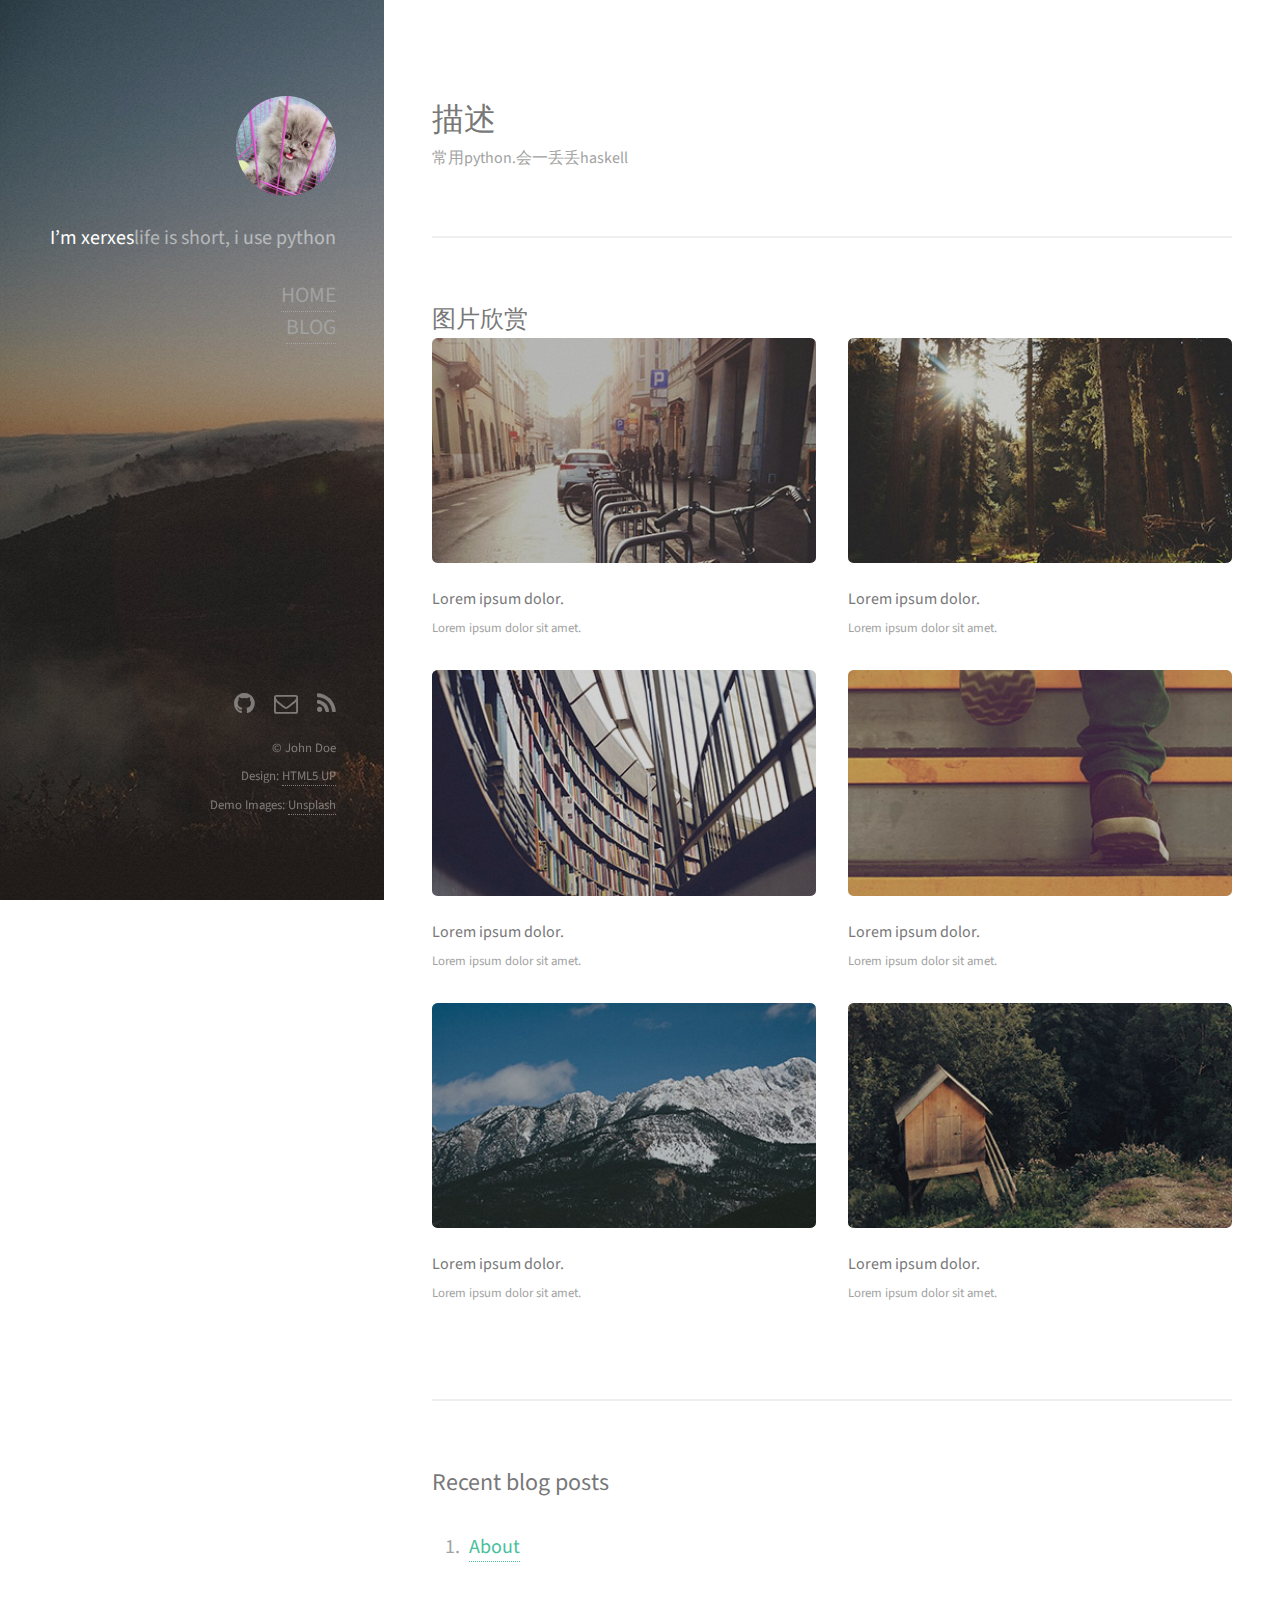
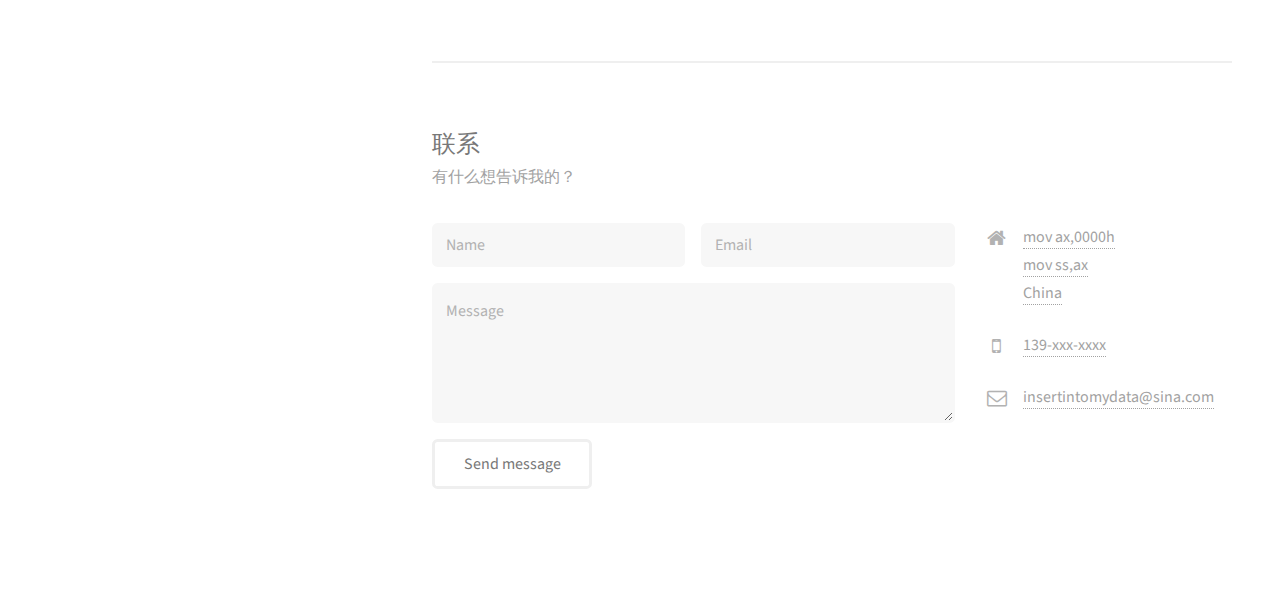
<file: index.html>
<!DOCTYPE HTML>

<!-- 
Strata by HTML5 UP
html5up.net | @n33co
Free for personal and commercial use under the CCA 3.0 license (html5up.net/license)
-->
<html>
	<head>
		<title>Strata</title>
		<meta charset="utf-8" />
		<meta name="viewport" content="width=device-width, initial-scale=1" />
		<meta name="author" content="xerxes">
		<meta name="description" content="personal blog">
		<meta http-equiv="content-language" content="en-us" />

		
		<meta name="og:site_name" content="Strata">
		<meta name="og:title" content="Strata">
		<meta name="og:url" content="http://xerxesnopt.github.io/">
		
		<meta name="og:image" content="http://xerxesnopt.github.io/images/cat.jpeg">
		
		

		<meta name="generator" content="Hugo 0.31.1" />

		<!--[if lte IE 8]><script src='http://xerxesnopt.github.io/js/ie/html5shiv.js'></script><![endif]-->
		<link rel="stylesheet" type="text/css" href="https://cdnjs.cloudflare.com/ajax/libs/font-awesome/4.7.0/css/font-awesome.min.css">
		<link rel="stylesheet" href="http://xerxesnopt.github.io/css/main.css" />
		<!--[if lte IE 8]><link rel="stylesheet" href="http://xerxesnopt.github.io//css/ie8.css"><![endif]-->

		
		<link href="http://xerxesnopt.github.io/index.xml" rel="alternate" type="application/rss+xml" title="Strata" />
		<link href="http://xerxesnopt.github.io/index.xml" rel="feed" type="application/rss+xml" title="Strata" />
		
		
	</head>

	<body id="top">
		<!-- Header -->
<header id="header">
	
	<a href="http://xerxesnopt.github.io/" class="image avatar"><img src="http://xerxesnopt.github.io/images/cat.jpeg" alt="" /></a>
	
	
		<h1><strong>I&rsquo;m xerxes</strong><br>life is short, i use python<br></h1>
	

	
		<nav id="sidebar">
			<ul>
			
				<li><a href="http://xerxesnopt.github.io/">HOME</a></li>
			
				<li><a href="http://xerxesnopt.github.io/post/">BLOG</a></li>
			
			</ul>
		</nav>
	
</header>


		<!-- Main -->
		<div id="main">
			
	
		<section>
	<header class="major">
		<h2>描述</h2>
	</header>
	<p>常用python.会一丢丢haskell</p>
</section>

	

	
		<!-- portfolio -->
<section id="two">
	<h2>图片欣赏</h2>
	<div class="row">
		
		<article class="6u 12u$(xsmall) work-item">
			<a href="http://xerxesnopt.github.io/images/fulls/01.jpg" class="image fit thumb"><img src="http://xerxesnopt.github.io/images/thumbs/01.jpg" alt="" /></a>
			<h3>Lorem ipsum dolor.</h3>
			<p>Lorem ipsum dolor sit amet.</p>
		</article>
		
		<article class="6u 12u$(xsmall) work-item">
			<a href="http://xerxesnopt.github.io/images/fulls/02.jpg" class="image fit thumb"><img src="http://xerxesnopt.github.io/images/thumbs/02.jpg" alt="" /></a>
			<h3>Lorem ipsum dolor.</h3>
			<p>Lorem ipsum dolor sit amet.</p>
		</article>
		
		<article class="6u 12u$(xsmall) work-item">
			<a href="http://xerxesnopt.github.io/images/fulls/03.jpg" class="image fit thumb"><img src="http://xerxesnopt.github.io/images/thumbs/03.jpg" alt="" /></a>
			<h3>Lorem ipsum dolor.</h3>
			<p>Lorem ipsum dolor sit amet.</p>
		</article>
		
		<article class="6u 12u$(xsmall) work-item">
			<a href="http://xerxesnopt.github.io/images/fulls/04.jpg" class="image fit thumb"><img src="http://xerxesnopt.github.io/images/thumbs/04.jpg" alt="" /></a>
			<h3>Lorem ipsum dolor.</h3>
			<p>Lorem ipsum dolor sit amet.</p>
		</article>
		
		<article class="6u 12u$(xsmall) work-item">
			<a href="http://xerxesnopt.github.io/images/fulls/05.jpg" class="image fit thumb"><img src="http://xerxesnopt.github.io/images/thumbs/05.jpg" alt="" /></a>
			<h3>Lorem ipsum dolor.</h3>
			<p>Lorem ipsum dolor sit amet.</p>
		</article>
		
		<article class="6u 12u$(xsmall) work-item">
			<a href="http://xerxesnopt.github.io/images/fulls/06.jpg" class="image fit thumb"><img src="http://xerxesnopt.github.io/images/thumbs/06.jpg" alt="" /></a>
			<h3>Lorem ipsum dolor.</h3>
			<p>Lorem ipsum dolor sit amet.</p>
		</article>
		
	</div>
</section>

	

	
		<section>
    
        <h2>Recent blog posts</h2>
    

	<div class="row">
        <br>
        <p>
        <ol class="recent-posts">
        
            <li><a href="http://xerxesnopt.github.io/post/about/">About</a></li>
        
        </ol>
        </p>
	</div>
</section>

	

	
		
<section>
	
		<h2>联系</h2>
		<p>有什么想告诉我的？</p>
	
	<div class="row" id="contact-form">
		
		<div class="8u 12u$(small)">
			<form action="//formspree.io/insertintomydata@sina.com" method="POST">
				<div class="row uniform 50%">
					<input type="hidden" name="_subject" value="New email from your portfolio" />
					<div class="6u 12u$(xsmall)"><input type="text" name="name" id="name" placeholder="Name" required/></div>
					<div class="6u$ 12u$(xsmall)"><input type="email" name="_replyto" name="email" id="email" placeholder="Email" required/></div>
					<div class="12u$"><textarea name="message" id="message" placeholder="Message" rows="4" required></textarea></div>
					<input type="text" name="_gotcha" style="display:none" />

					<ul class="actions">
						<li><input type="submit" value="Send message" /></li>
					</ul>
				</div>
			</form>
		</div>
		
		<div class="4u$ 12u$(small)">
			<ul class="labeled-icons">
				
				<li>
					<h3 class="icon fa-home"><span class="label"></span></h3>
					
					<a href="https://maps.google.com/?q=39.7889055%2c-120.5443524">
					
					
						mov ax,0000h<br />
					
						mov ss,ax<br />
					
						China<br />
					
					
					</a>
					
				</li>
				
				
				<li>
					<h3 class="icon fa-mobile"><span class="label"></span></h3>
					<a href="tel:139xxxxxxx">139-xxx-xxxx</a>
				</li>
				
				
				
				<li>
					<h3 class="icon fa-envelope-o"><span class="label"></span></h3>
					<a href="mailto:insertintomydata@sina.com">insertintomydata@sina.com</a>
				</li>
				
			</ul>
		</div>
	</div>
</section>

	

		</div>

		<!-- Footer -->
<footer id="footer">
	<ul class="icons">
		
		
		
		
		<li><a href="//github.com/xerxesnoPT" target="_blank" class="icon fa-github"><span class="label">GitHub</span></a></li>
		
		
		
		
		
		
		<li><a href="http://xerxesnopt.github.io/#contact-form" class="icon fa-envelope-o"><span class="label">Email</span></a></li>
		
		
		<li><a href="http://xerxesnopt.github.io/index.xml" class="icon fa-rss" type="application/rss+xml"><span class="label">RSS</span></a></li>
		
	</ul>

	<ul class="copyright">
		
		<li>&copy; John Doe</li>
		
		<li>Design: <a href="//html5up.net">HTML5 UP</a></li>
		
		<li>Demo Images: <a href="//unsplash.com/">Unsplash</a></li>
		
	</ul>
</footer>

<!-- Scripts -->
<script src="http://xerxesnopt.github.io/js/jquery.min.js"></script>
<script src="http://xerxesnopt.github.io/js/jquery.poptrox.min.js"></script>
<script src="http://xerxesnopt.github.io/js/skel.min.js"></script>
<script src="http://xerxesnopt.github.io/js/util.js"></script>

<script src="http://xerxesnopt.github.io/js/main.js"></script>





	</body>
</html>
</file>
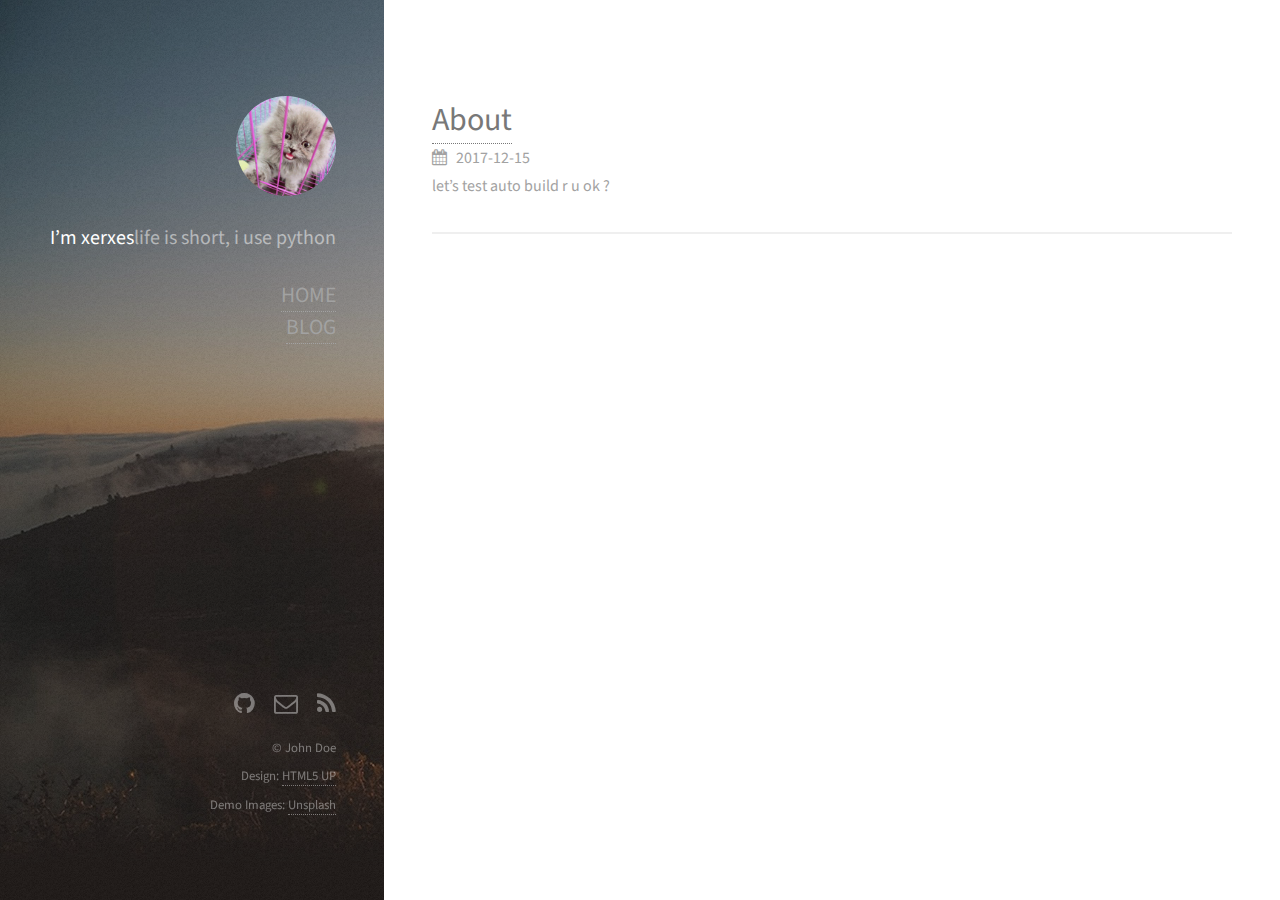
<file: post/index.html>
<!DOCTYPE HTML>

<!-- 
Strata by HTML5 UP
html5up.net | @n33co
Free for personal and commercial use under the CCA 3.0 license (html5up.net/license)
-->
<html>
	<head>
		<title>Posts &middot; Strata</title>
		<meta charset="utf-8" />
		<meta name="viewport" content="width=device-width, initial-scale=1" />
		<meta name="author" content="xerxes">
		<meta name="description" content="personal blog">
		<meta http-equiv="content-language" content="en-us" />

		
		<meta name="og:site_name" content="Strata">
		<meta name="og:title" content="Posts">
		<meta name="og:url" content="http://xerxesnopt.github.io/post/">
		
		<meta name="og:image" content="http://xerxesnopt.github.io/images/cat.jpeg">
		
		

		<meta name="generator" content="Hugo 0.31.1" />

		<!--[if lte IE 8]><script src='http://xerxesnopt.github.io/js/ie/html5shiv.js'></script><![endif]-->
		<link rel="stylesheet" type="text/css" href="https://cdnjs.cloudflare.com/ajax/libs/font-awesome/4.7.0/css/font-awesome.min.css">
		<link rel="stylesheet" href="http://xerxesnopt.github.io/css/main.css" />
		<!--[if lte IE 8]><link rel="stylesheet" href="http://xerxesnopt.github.io//css/ie8.css"><![endif]-->

		
		<link href="http://xerxesnopt.github.io/post/index.xml" rel="alternate" type="application/rss+xml" title="Strata" />
		<link href="http://xerxesnopt.github.io/post/index.xml" rel="feed" type="application/rss+xml" title="Strata" />
		
		
	</head>

	<body id="top">
		<!-- Header -->
<header id="header">
	
	<a href="http://xerxesnopt.github.io/" class="image avatar"><img src="http://xerxesnopt.github.io/images/cat.jpeg" alt="" /></a>
	
	
		<h1><strong>I&rsquo;m xerxes</strong><br>life is short, i use python<br></h1>
	

	
		<nav id="sidebar">
			<ul>
			
				<li><a href="http://xerxesnopt.github.io/">HOME</a></li>
			
				<li><a href="http://xerxesnopt.github.io/post/">BLOG</a></li>
			
			</ul>
		</nav>
	
</header>


		<!-- Main -->
		<div id="main">
			
    

    
    
        <span>
    <h1>
        <a href="http://xerxesnopt.github.io/post/about/">About</a>
    </h1>

    <i class="fa fa-calendar"></i>&nbsp;&nbsp;
<time datetime="2017-12-15 13:06:01 &#43;0800 &#43;0800">2017-12-15</time>&nbsp;&nbsp;







</span>

<p>let&rsquo;s test auto build r u ok ?</p>
<hr>

    

    


		</div>

		<!-- Footer -->
<footer id="footer">
	<ul class="icons">
		
		
		
		
		<li><a href="//github.com/xerxesnoPT" target="_blank" class="icon fa-github"><span class="label">GitHub</span></a></li>
		
		
		
		
		
		
		<li><a href="http://xerxesnopt.github.io/#contact-form" class="icon fa-envelope-o"><span class="label">Email</span></a></li>
		
		
		<li><a href="http://xerxesnopt.github.io/post/index.xml" class="icon fa-rss" type="application/rss+xml"><span class="label">RSS</span></a></li>
		
	</ul>

	<ul class="copyright">
		
		<li>&copy; John Doe</li>
		
		<li>Design: <a href="//html5up.net">HTML5 UP</a></li>
		
		<li>Demo Images: <a href="//unsplash.com/">Unsplash</a></li>
		
	</ul>
</footer>

<!-- Scripts -->
<script src="http://xerxesnopt.github.io/js/jquery.min.js"></script>
<script src="http://xerxesnopt.github.io/js/jquery.poptrox.min.js"></script>
<script src="http://xerxesnopt.github.io/js/skel.min.js"></script>
<script src="http://xerxesnopt.github.io/js/util.js"></script>

<script src="http://xerxesnopt.github.io/js/main.js"></script>





	</body>
</html>
</file>
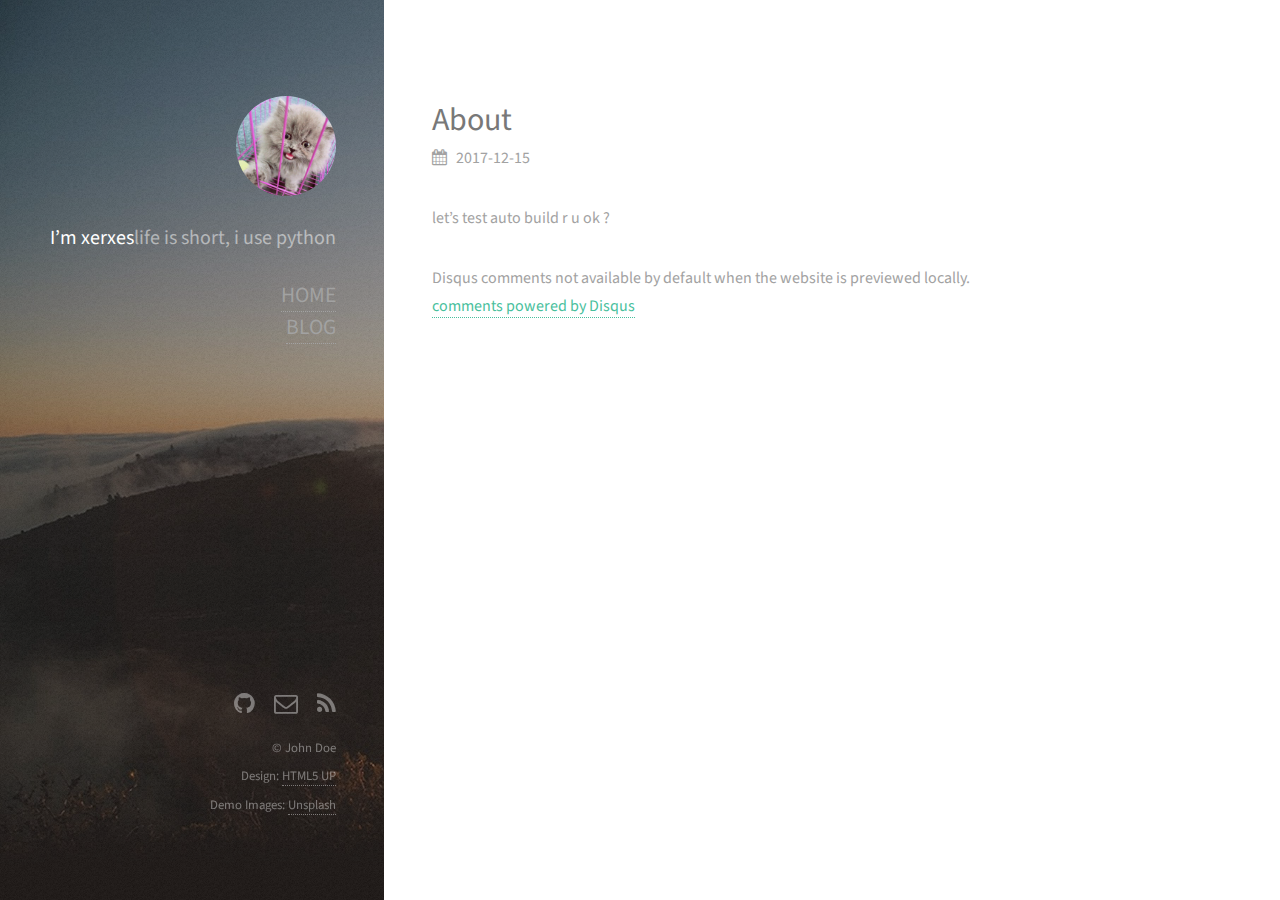
<file: post/about/index.html>
<!DOCTYPE HTML>

<!-- 
Strata by HTML5 UP
html5up.net | @n33co
Free for personal and commercial use under the CCA 3.0 license (html5up.net/license)
-->
<html>
	<head>
		<title>About &middot; Strata</title>
		<meta charset="utf-8" />
		<meta name="viewport" content="width=device-width, initial-scale=1" />
		<meta name="author" content="xerxes">
		<meta name="description" content="personal blog">
		<meta http-equiv="content-language" content="en-us" />

		
		<meta name="og:site_name" content="Strata">
		<meta name="og:title" content="About">
		<meta name="og:url" content="http://xerxesnopt.github.io/post/about/">
		
		<meta name="og:image" content="http://xerxesnopt.github.io/images/cat.jpeg">
		
		

		<meta name="generator" content="Hugo 0.31.1" />

		<!--[if lte IE 8]><script src='http://xerxesnopt.github.io/js/ie/html5shiv.js'></script><![endif]-->
		<link rel="stylesheet" type="text/css" href="https://cdnjs.cloudflare.com/ajax/libs/font-awesome/4.7.0/css/font-awesome.min.css">
		<link rel="stylesheet" href="http://xerxesnopt.github.io/css/main.css" />
		<!--[if lte IE 8]><link rel="stylesheet" href="http://xerxesnopt.github.io//css/ie8.css"><![endif]-->

		
		
	</head>

	<body id="top">
		<!-- Header -->
<header id="header">
	
	<a href="http://xerxesnopt.github.io/" class="image avatar"><img src="http://xerxesnopt.github.io/images/cat.jpeg" alt="" /></a>
	
	
		<h1><strong>I&rsquo;m xerxes</strong><br>life is short, i use python<br></h1>
	

	
		<nav id="sidebar">
			<ul>
			
				<li><a href="http://xerxesnopt.github.io/">HOME</a></li>
			
				<li><a href="http://xerxesnopt.github.io/post/">BLOG</a></li>
			
			</ul>
		</nav>
	
</header>


		<!-- Main -->
		<div id="main">
			
	<span>
		<h1>About</h1>

		<i class="fa fa-calendar"></i>&nbsp;&nbsp;
<time datetime="2017-12-15 13:06:01 &#43;0800 &#43;0800">2017-12-15</time>&nbsp;&nbsp;







	</span>

	<p>
	    <p>let&rsquo;s test auto build
r u ok ?</p>

	</p>

	<div id="disqus_thread"></div>
<script>
    var disqus_config = function () {
    
    
    
    };
    (function() {
        if (["localhost", "127.0.0.1"].indexOf(window.location.hostname) != -1) {
            document.getElementById('disqus_thread').innerHTML = 'Disqus comments not available by default when the website is previewed locally.';
            return;
        }
        var d = document, s = d.createElement('script'); s.async = true;
        s.src = '//' + "spf13" + '.disqus.com/embed.js';
        s.setAttribute('data-timestamp', +new Date());
        (d.head || d.body).appendChild(s);
    })();
</script>
<noscript>Please enable JavaScript to view the <a href="https://disqus.com/?ref_noscript">comments powered by Disqus.</a></noscript>
<a href="https://disqus.com" class="dsq-brlink">comments powered by <span class="logo-disqus">Disqus</span></a>

		</div>

		<!-- Footer -->
<footer id="footer">
	<ul class="icons">
		
		
		
		
		<li><a href="//github.com/xerxesnoPT" target="_blank" class="icon fa-github"><span class="label">GitHub</span></a></li>
		
		
		
		
		
		
		<li><a href="http://xerxesnopt.github.io/#contact-form" class="icon fa-envelope-o"><span class="label">Email</span></a></li>
		
		
		<li><a href="http://xerxesnopt.github.io/index.xml" class="icon fa-rss" type="application/rss+xml"><span class="label">RSS</span></a></li>
		
	</ul>

	<ul class="copyright">
		
		<li>&copy; John Doe</li>
		
		<li>Design: <a href="//html5up.net">HTML5 UP</a></li>
		
		<li>Demo Images: <a href="//unsplash.com/">Unsplash</a></li>
		
	</ul>
</footer>

<!-- Scripts -->
<script src="http://xerxesnopt.github.io/js/jquery.min.js"></script>
<script src="http://xerxesnopt.github.io/js/jquery.poptrox.min.js"></script>
<script src="http://xerxesnopt.github.io/js/skel.min.js"></script>
<script src="http://xerxesnopt.github.io/js/util.js"></script>

<script src="http://xerxesnopt.github.io/js/main.js"></script>





	</body>
</html>
</file>
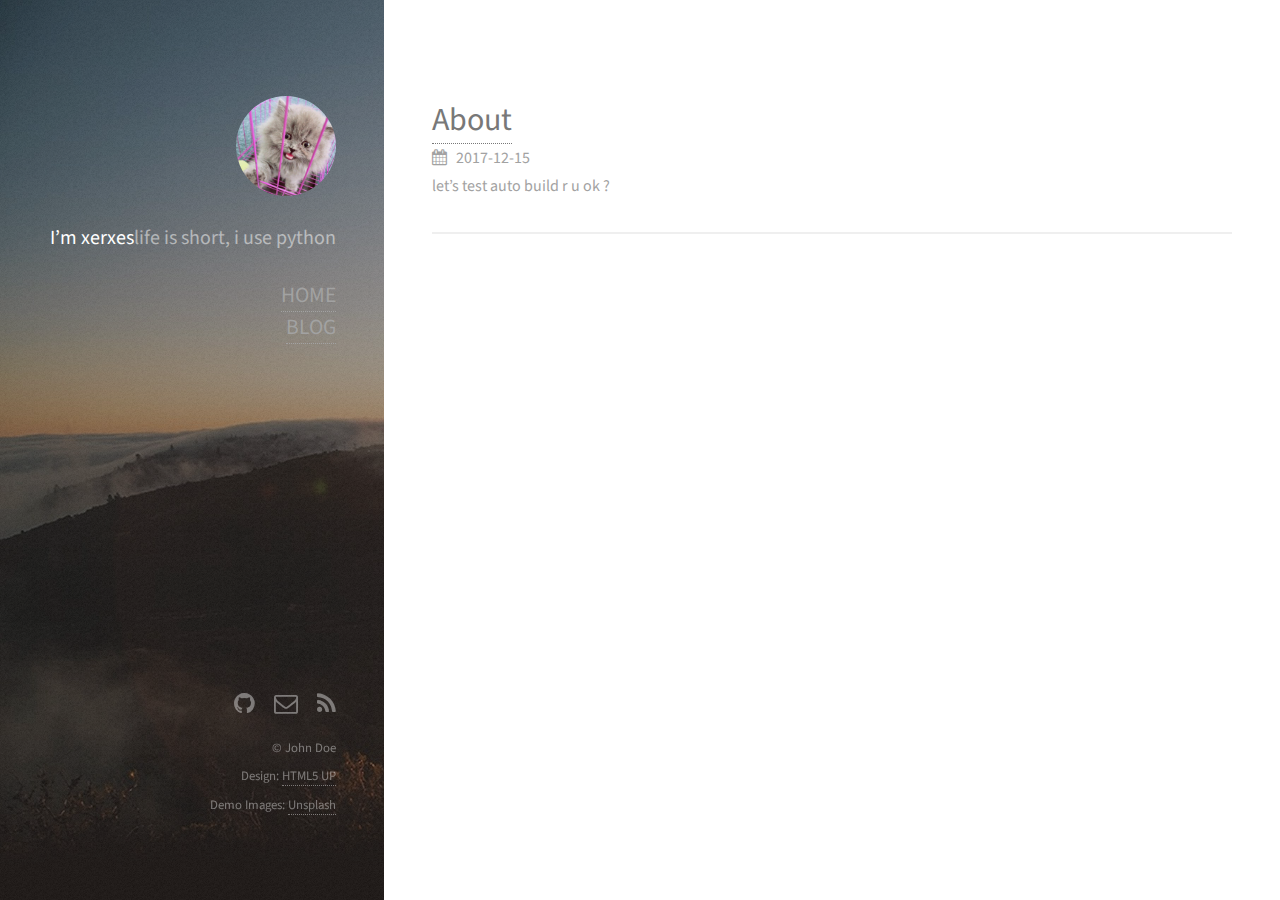
<file: post/page/1/index.html>
<!DOCTYPE html><html><head><title>http://xerxesnopt.github.io/post/</title><link rel="canonical" href="http://xerxesnopt.github.io/post/"/><meta name="robots" content="noindex"><meta http-equiv="content-type" content="text/html; charset=utf-8" /><meta http-equiv="refresh" content="0; url=http://xerxesnopt.github.io/post/" /></head></html>
</file>
